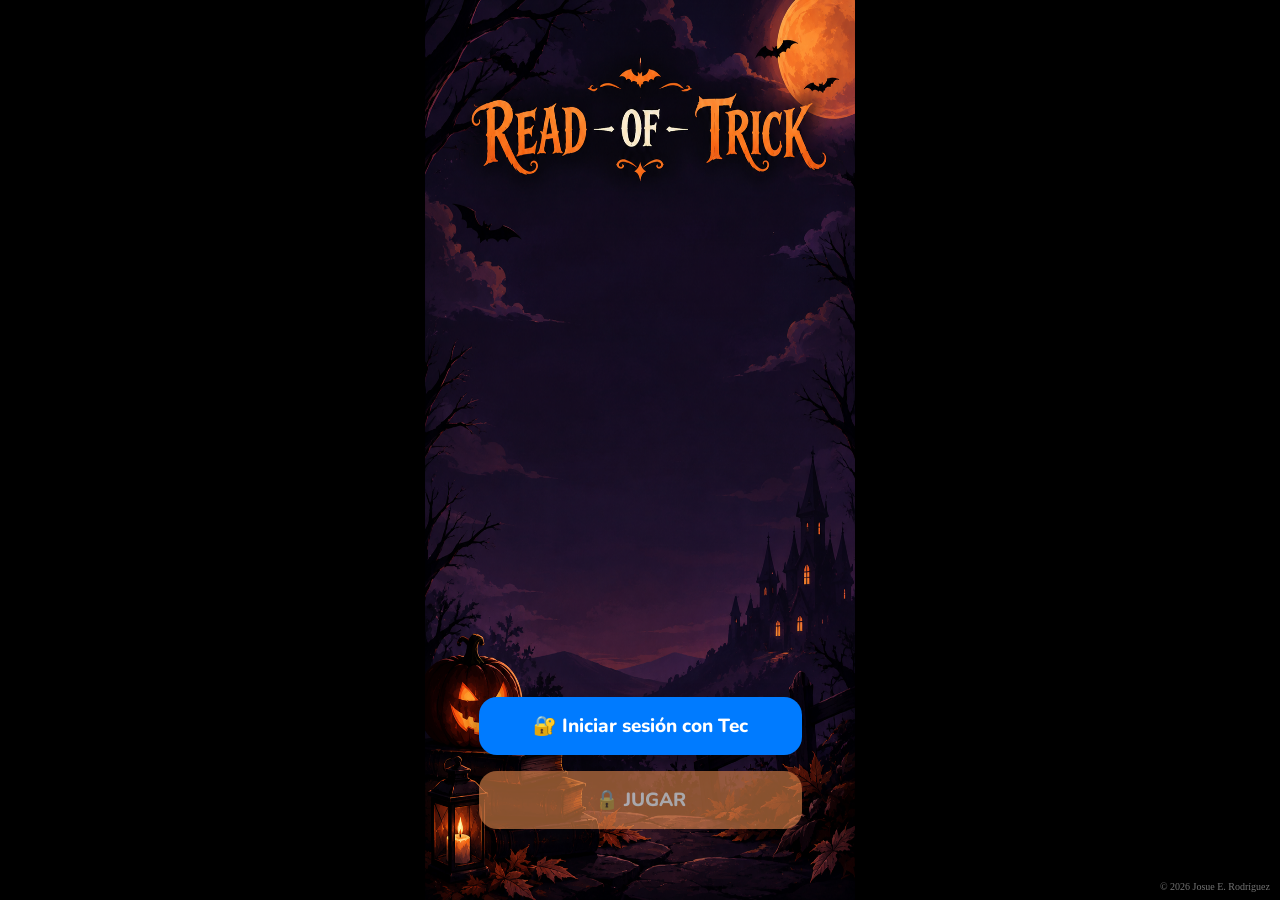
<file: index.html>
<!DOCTYPE html>
<!--
    Read or Trick
    © 2026 Josue Rodríguez
    Creación, diseño y desarrollo: Josue Rodríguez
-->
<html lang="es">

<head>

<meta charset="UTF-8">

<meta name="viewport"
content="width=device-width,
initial-scale=1.0,
maximum-scale=1.0,
user-scalable=no,
viewport-fit=cover">

<title>Read or Trick</title>

<link rel="preconnect" href="https://fonts.googleapis.com">

<link rel="preconnect"
href="https://fonts.gstatic.com"
crossorigin>

<link href="https://fonts.googleapis.com/css2?family=Nunito:wght@400;700;800&display=swap"
rel="stylesheet">

<link rel="stylesheet"
href="https://cdnjs.cloudflare.com/ajax/libs/font-awesome/6.6.0/css/all.min.css">

<link rel="stylesheet" href="style.css">

</head>


<body>

<div class="portada">

    <div id="inicio">

        <!-- LOGIN -->

        <a
            id="btnLoginElibro"
            class="loginBtn"
            href="#"
            target="_blank"
            rel="noopener">

            🔐 Iniciar sesión con Tec

        </a>


        <!-- CONTINUAR DESPUÉS DEL LOGIN -->

        <button
            id="btnContinuarLogin"
            class="loginBtn"
            style="display:none;">

            ✅ Ya inicié sesión — Continuar

        </button>


        <!-- JUGAR -->

        <button
            id="btnIniciarJuego"
            class="playBtn"
            disabled>

            🔒 JUGAR

        </button>

    </div>

</div>


<div class="creditos">

    © 2026 Josue E. Rodríguez

</div>


<script src="app.js"></script>

</body>

</html>
</file>
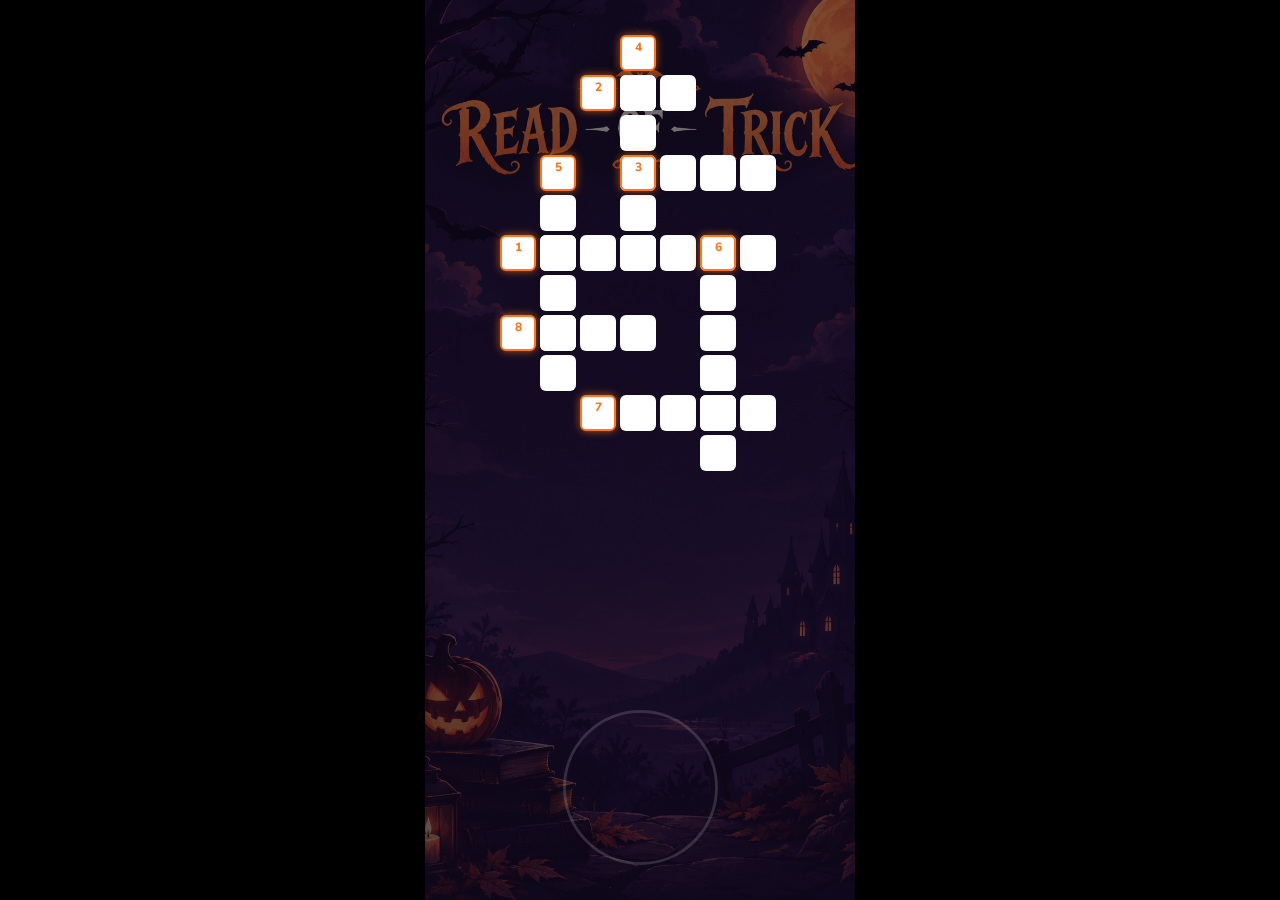
<file: crusigrama.html>
<!DOCTYPE html>
<html lang="es">

<head>

<meta charset="UTF-8">

<meta
name="viewport"
content="
width=device-width,
initial-scale=1.0,
maximum-scale=1.0,
user-scalable=no">

<title>Read Or Trick</title>

<link
href="https://fonts.googleapis.com/css2?family=Nunito:wght@400;700;800&display=swap"
rel="stylesheet">

<link
rel="stylesheet"
href="crusigrama.css">

</head>

<body>

<div class="app">

    <header>
        <h1></h1>
    </header>

    <main>

        <section class="tablero">

            <div class="grid">


                <!-- =========================
                     4. GOTHIC
                ========================== -->

                <div class="casilla pista"
                     data-pista="4"
                     style="top:0px; left:120px;">4</div>

                <div class="casilla"
                     style="top:40px; left:120px;"></div>

                <div class="casilla"
                     style="top:80px; left:120px;"></div>

                <!-- H compartida con HYDE -->
                <div class="casilla"
                     style="top:120px; left:120px;"></div>

                <div class="casilla"
                     style="top:160px; left:120px;"></div>

                <!-- C compartida con DRACULA -->
                <div class="casilla"
                     style="top:200px; left:120px;"></div>


                <!-- =========================
                     2. POE
                ========================== -->

                <div class="casilla pista"
                     data-pista="2"
                     style="top:40px; left:80px;">2</div>

                <!-- O compartida con GOTHIC -->
                <div class="casilla"
                     style="top:40px; left:120px;"></div>

                <div class="casilla"
                     style="top:40px; left:160px;"></div>


                <!-- =========================
                     3. HYDE
                ========================== -->

                <!-- H compartida con GOTHIC -->
                <div class="casilla pista"
                     data-pista="3"
                     style="top:120px; left:120px;">3</div>

                <div class="casilla"
                     style="top:120px; left:160px;"></div>

                <div class="casilla"
                     style="top:120px; left:200px;"></div>

                <div class="casilla"
                     style="top:120px; left:240px;"></div>


                <!-- =========================
                     5. CARRIE
                ========================== -->

                <div class="casilla pista"
                     data-pista="5"
                     style="top:120px; left:40px;">5</div>

                <div class="casilla"
                     style="top:160px; left:40px;"></div>

                <!-- R compartida con DRACULA -->
                <div class="casilla"
                     style="top:200px; left:40px;"></div>

                <div class="casilla"
                     style="top:240px; left:40px;"></div>

                <!-- I compartida con KING -->
                <div class="casilla"
                     style="top:280px; left:40px;"></div>

                <div class="casilla"
                     style="top:320px; left:40px;"></div>


                <!-- =========================
                     1. DRACULA
                ========================== -->

                <div class="casilla pista"
                     data-pista="1"
                     style="top:200px; left:0px;">1</div>

                <div class="casilla"
                     style="top:200px; left:40px;"></div>

                <div class="casilla"
                     style="top:200px; left:80px;"></div>

                <!-- C compartida con GOTHIC -->
                <div class="casilla"
                     style="top:200px; left:120px;"></div>

                <div class="casilla"
                     style="top:200px; left:160px;"></div>

                <!-- L compartida con LECTER -->
                <div class="casilla"
                     style="top:200px; left:200px;"></div>

                <div class="casilla"
                     style="top:200px; left:240px;"></div>


                <!-- =========================
                     6. LECTER
                ========================== -->

                <!-- L compartida con DRACULA -->
                <div class="casilla pista"
                     data-pista="6"
                     style="top:200px; left:200px;">6</div>

                <div class="casilla"
                     style="top:240px; left:200px;"></div>

                <div class="casilla"
                     style="top:280px; left:200px;"></div>

                <div class="casilla"
                     style="top:320px; left:200px;"></div>

                <!-- E compartida con RAVEN -->
                <div class="casilla"
                     style="top:360px; left:200px;"></div>

                <div class="casilla"
                     style="top:400px; left:200px;"></div>


                <!-- =========================
                     7. RAVEN
                ========================== -->

                <div class="casilla pista"
                     data-pista="7"
                     style="top:360px; left:80px;">7</div>

                <div class="casilla"
                     style="top:360px; left:120px;"></div>

                <div class="casilla"
                     style="top:360px; left:160px;"></div>

                <!-- E compartida con LECTER -->
                <div class="casilla"
                     style="top:360px; left:200px;"></div>

                <!-- N -->
                <div class="casilla"
                     style="top:360px; left:240px;"></div>


                <!-- =========================
                     8. KING
                ========================== -->

                <div class="casilla pista"
                     data-pista="8"
                     style="top:280px; left:0px;">8</div>

                <!-- I compartida con CARRIE -->
                <div class="casilla"
                     style="top:280px; left:40px;"></div>

                <div class="casilla"
                     style="top:280px; left:80px;"></div>

                <div class="casilla"
                     style="top:280px; left:120px;"></div>


            </div>

        </section>


        <!-- =========================
             CÍRCULO DE LETRAS
        ========================== -->

        <section class="letras">

            <div
                id="circuloLetras"
                class="circulo">
            </div>

        </section>

    </main>

</div>


<div id="popupPista">

    <button id="cerrarPista">×</button>

    <h3 id="tituloPista">Pista</h3>

    <p id="textoPista">
        Aquí aparecerá la pista.
    </p>

</div>

<div id="mensajeFinal">

    <div class="mensajeFinalContenido">

        <h2>🎃 ¡Felicidades!</h2>

        <p>
            Terminaste el crucigrama.
        </p>

        <p>
            ¡Favor de responder la encuesta!
        </p>

        <button id="btnEncuesta">
            Responder encuesta
        </button>

    </div>

</div>
<script src="crusigrama.js"></script>

</body>

</html>
</file>
<file: style.css>
* {

    -webkit-touch-callout: none;
    -webkit-user-select: none;
    user-select: none;

    box-sizing: border-box;

}


html,
body {

    margin: 0;
    padding: 0;

    width: 100%;
    min-height: 100%;

}


body {

    min-height: 100dvh;

    display: flex;

    justify-content: center;

    align-items: center;

    background: #000;

    overflow: hidden;

}

.portada {

    position: relative;

    width: 100%;

    max-width: 430px;

    height: 100dvh;

    background-image: url("img/fondo.png");

    background-repeat: no-repeat;

    background-position: center;

    background-size: 100% 100%;

}


/* =========================================
   CONTENEDOR INICIAL
========================================= */

#inicio {

    position: absolute;

    bottom: 7%;

    left: 50%;

    transform: translateX(-50%);

    width: 90%;

    max-width: 380px;

    display: flex;

    flex-direction: column;

    align-items: center;

    justify-content: center;

    text-align: center;

}


/* =========================================
   BOTONES
========================================= */

.loginBtn,
.playBtn {

    width: 85%;

    max-width: 330px;

    padding: 16px 20px;

    margin: 8px 0;

    border: none;

    border-radius: 18px;

    font-family: "Nunito", sans-serif;

    font-size: 19px;

    font-weight: 800;

    text-decoration: none;

    text-align: center;

    cursor: pointer;

    box-shadow:
        0 8px 20px rgba(0,0,0,.35);

    transition:
        transform .2s ease,
        opacity .2s ease;

}


/* LOGIN */

.loginBtn {

    background: #007bff;

    color: white;

}


/* JUGAR */

.playBtn {

    background: #ff7518;

    color: white;

}


/* BOTÓN BLOQUEADO */

.playBtn:disabled {

    opacity: .65;

    cursor: not-allowed;

    filter: grayscale(.4);

}


/* EFECTO */

.loginBtn:hover,
.playBtn:hover:not(:disabled) {

    transform: scale(1.03);

}


.loginBtn:active,
.playBtn:active:not(:disabled) {

    transform: scale(.97);

}


/* =========================================
   CRÉDITOS
========================================= */

.creditos {

    position: fixed;

    bottom: 8px;

    right: 10px;

    font-size: 10px;

    color: white;

    opacity: .45;

    z-index: 9999;

    pointer-events: none;

}


/* =========================================
   CELULAR
========================================= */

@media (max-width: 768px) {

    .portada {

        background-position: center center;

    }

    #inicio {

        bottom: 5%;

    }

    .loginBtn,
    .playBtn {

        font-size: 18px;

        padding: 15px;

    }

}
</file>
<file: crusigrama.css>
*{

    margin:0;
    padding:0;
    box-sizing:border-box;

}

body{

    background:#000;

    font-family:"Nunito",sans-serif;

    display:flex;

    justify-content:center;

    min-height:100dvh;

}


/* =========================
   ENCABEZADO
========================= */

header{

    height:10%;

    display:flex;

    justify-content:center;

    align-items:center;

    color:white;

    flex-shrink:0;

}

header h1{

    font-size:24px;

}

main{

    flex:1;

    display:flex;

    flex-direction:column;

    min-height:0;

}


/* =========================
   ZONA DEL CRUCIGRAMA
========================= */

.tablero{

    position:absolute;

    top:35px;

    left:0;

    right:0;

    display:flex;

    justify-content:center;

}


/* =========================
   CUADRÍCULA
========================= */

.grid{

    position:relative;

    width:280px;

    height:440px;

}

.celda,
.vacio{

    width:44px;

    height:44px;

}

.celda{

    background:white;

    border-radius:6px;

    display:flex;

    justify-content:center;

    align-items:flex-start;

    font-weight:800;

    color:#333;

    font-size:12px;

    padding-top:2px;

}

.numero{

    color:#ff7518;

}

.vacio{

    background:transparent;

}


/* =========================
   ZONA DE ACCIONES
========================= */

.acciones{

    height:10%;

    display:flex;

    justify-content:center;

    align-items:center;

    flex-shrink:0;

}

#btnPista{

    background:#ff7518;

    color:white;

    border:none;

    padding:10px 24px;

    border-radius:15px;

    font-family:"Nunito",sans-serif;

    font-weight:800;

    font-size:15px;

}


/* =========================
   ZONA DE LETRAS
========================= */

.letras{

    position:absolute;

    left:0;

    right:0;

    bottom:35px;

    height:155px;

    display:flex;

    justify-content:center;

    align-items:center;

    padding:0;

    margin:0;

    z-index:20;

}

.circulo{

    position:relative;

    width:155px;

    height:155px;

    border-radius:50%;

    border:3px solid rgba(255,255,255,.15);

    flex-shrink:0;

    z-index:21;

}

.circulo.error{

    border-color:#ff2b2b;

    box-shadow:
        0 0 18px rgba(255,43,43,.85);

}

.circulo.error button{

    background:#ff2b2b;

    color:white;

}

.circulo button{

    position:absolute;

    width:40px;

    height:40px;

    border-radius:50%;

    border:none;

    background:#f2f2f2;

    font-family:"Nunito",sans-serif;

    font-size:20px;

    font-weight:800;

    box-shadow:0 4px 8px rgba(0,0,0,.3);

    cursor:pointer;

    pointer-events:auto;

    touch-action:manipulation;

    -webkit-tap-highlight-color:transparent;

}


/* =========================
   POSICIONES DEL CÍRCULO
========================= */

.circulo button:nth-child(1){

    top:5px;

    left:50%;

    transform:
    translateX(-50%);

}

.circulo button:nth-child(2){

    top:48px;

    left:8px;

}

.circulo button:nth-child(3){

    top:48px;

    right:8px;

}

.circulo button:nth-child(4){

    top:50%;

    left:50%;

    transform:
    translate(-50%,-50%);

}

.circulo button:nth-child(5){

    bottom:8px;

    left:30px;

}

.circulo button:nth-child(6){

    bottom:8px;

    right:30px;

}


/* =========================
   POPUP DE PISTA
========================= */

#popupPista{

    position:fixed;

    top:67%;

    left:50%;

    transform:translate(-50%,-50%);

    width:85%;

    max-width:350px;

    background:rgba(43,43,43,.82);

    backdrop-filter:blur(8px);

    -webkit-backdrop-filter:blur(8px);

    color:white;

    padding:12px 20px;

    border-radius:15px;

    display:none;

    z-index:999;

    box-shadow:
        0 8px 25px rgba(0,0,0,.35);

    border:1px solid rgba(255,117,24,.65);

}


.casilla{

    position:absolute;

    width:36px;

    height:36px;

    background:white;

    border-radius:6px;

    display:flex;

    justify-content:center;

    align-items:flex-start;

    padding-top:2px;

    font-size:12px;

    font-weight:800;

    color:#333;

}


/* =========================
   CASILLAS SELECCIONABLES
========================= */

.casilla.pista{

    color:#ff7518;

    border:2px solid #ff7518;

    box-shadow:
        0 0 8px rgba(255,117,24,.65);

    cursor:pointer;

    transition:
        transform .15s ease,
        box-shadow .15s ease;

}

.casilla.pista:hover{

    transform:scale(1.05);

    box-shadow:
        0 0 16px rgba(255,117,24,1);

}

.casilla.pista:active{

    transform:scale(.90);

    box-shadow:
        0 0 14px rgba(255,117,24,.9);

}


/* =========================
   PANEL DE PISTA
========================= */

#popupPista h3{

    color:#ff7518;

    font-size:18px;

    margin-bottom:5px;

}

#popupPista p{

    font-size:15px;

    line-height:1.3;

}


/* =========================
   BOTÓN CERRAR
========================= */

#cerrarPista{

    position:absolute;

    top:6px;

    right:10px;

    background:none;

    border:none;

    color:white;

    font-size:25px;

    cursor:pointer;

}


/* =========================
   LETRAS COLOCADAS
========================= */

.casilla.rellena{

    color:#25123f;

    font-size:21px;

    padding-top:4px;

}


/* =========================
   BLOQUEO DE SCROLL / ZOOM
========================= */

html,
body{

    width:100%;

    height:100%;

    margin:0;

    padding:0;

    overflow:hidden;

    overscroll-behavior:none;

    touch-action:manipulation;

}

body{

    position:fixed;

    inset:0;

}


/* =========================
   APP
========================= */

.app{

    position:relative;

    width:100%;

    max-width:430px;

    height:100dvh;

    max-height:100dvh;

    background:

        linear-gradient(

            rgba(19,10,35,.55),

            rgba(19,10,35,.70)

        ),

        url("img/fondo.png") center/cover no-repeat;

    display:flex;

    flex-direction:column;

    overflow:hidden;

}


button,
.casilla{

    touch-action:manipulation;

    -webkit-tap-highlight-color:transparent;

}

/* =========================
   MENSAJE FINAL
========================= */

#mensajeFinal{

    position:fixed;

    inset:0;

    background:rgba(0,0,0,.75);

    display:none;

    justify-content:center;

    align-items:center;

    padding:20px;

    z-index:2000;

}


.mensajeFinalContenido{

    width:90%;

    max-width:350px;

    background:rgba(43,43,43,.95);

    backdrop-filter:blur(10px);

    -webkit-backdrop-filter:blur(10px);

    border:2px solid #ff7518;

    border-radius:20px;

    padding:28px 22px;

    text-align:center;

    color:white;

    box-shadow:
        0 0 30px rgba(255,117,24,.45);

}


.mensajeFinalContenido h2{

    color:#ff7518;

    font-size:25px;

    margin-bottom:15px;

}


.mensajeFinalContenido p{

    font-size:16px;

    line-height:1.4;

    margin-bottom:8px;

}


#btnEncuesta{

    margin-top:18px;

    background:#ff7518;

    color:white;

    border:none;

    padding:12px 24px;

    border-radius:15px;

    font-family:"Nunito",sans-serif;

    font-size:16px;

    font-weight:800;

    cursor:pointer;

    touch-action:manipulation;

    -webkit-tap-highlight-color:transparent;

}


#btnEncuesta:active{

    transform:scale(.95);

}
</file>
